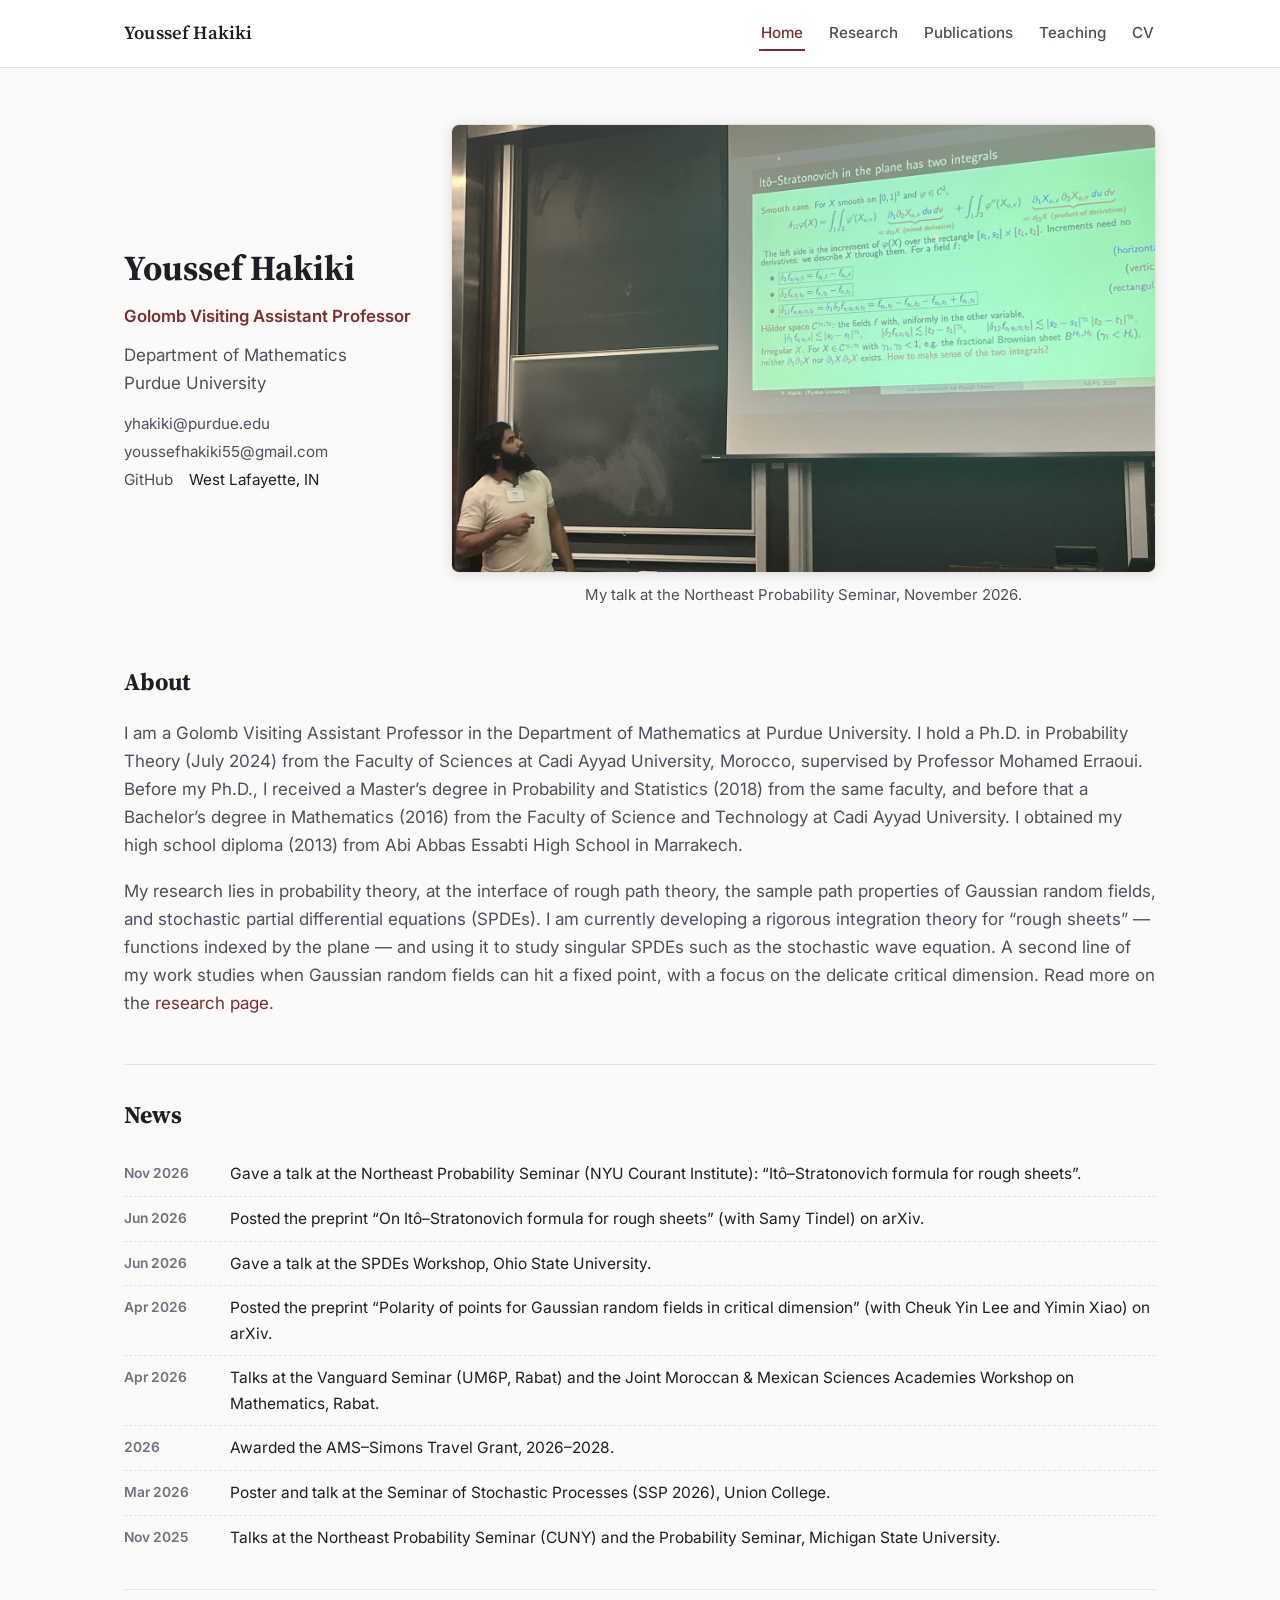
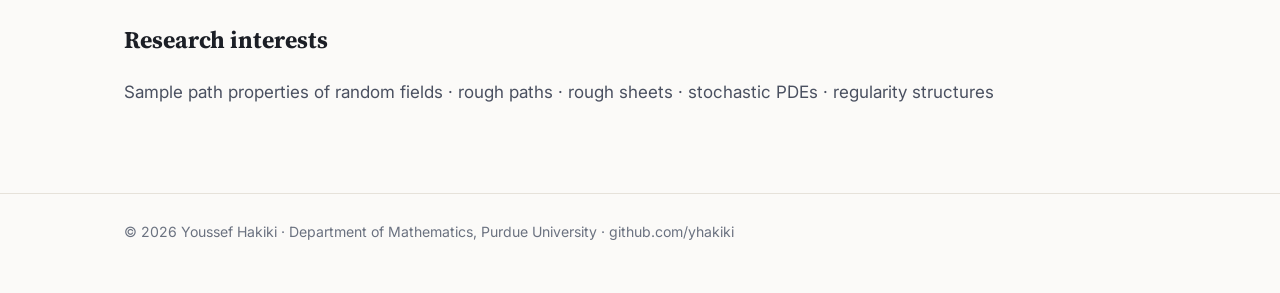
<file: index.html>
<!DOCTYPE html>
<html lang="en">
<head>
<meta charset="UTF-8">
<meta name="viewport" content="width=device-width, initial-scale=1.0">
<title>Youssef Hakiki</title>
<meta name="description" content="Youssef Hakiki — Golomb Visiting Assistant Professor, Department of Mathematics, Purdue University. Probability theory: rough paths, Gaussian random fields, stochastic PDEs.">
<link rel="icon" href="data:image/svg+xml,%3Csvg xmlns='http://www.w3.org/2000/svg' viewBox='0 0 100 100'%3E%3Ctext y='.9em' font-size='90'%3E%CE%A9%3C/text%3E%3C/svg%3E">
<link rel="preconnect" href="https://fonts.googleapis.com">
<link rel="preconnect" href="https://fonts.gstatic.com" crossorigin>
<link href="https://fonts.googleapis.com/css2?family=Inter:wght@400;500;600;700&family=Source+Serif+4:wght@500;600;700&display=swap" rel="stylesheet">
<link rel="stylesheet" href="assets/style.css">
</head>
<body> 

<header class="site">
  <div class="nav-inner wrap-hero">
    <div class="name">Youssef Hakiki</div>
    <nav class="links">
      <a href="index.html" class="active">Home</a>
      <a href="research.html">Research</a>
      <a href="publications.html">Publications</a>
      <a href="teaching.html">Teaching</a>
      <a href="cv.html">CV</a>
    </nav>
  </div>
</header>

<div class="wrap wrap-hero">
  <section class="hero">
    <div class="hero-grid">
      <div class="hero-text">
        <h1>Youssef Hakiki</h1>
        <div class="role">Golomb Visiting Assistant Professor</div>
        <div class="institution">Department of Mathematics<br>Purdue University</div>
        <div class="contact-row contact-stack">
          <a href="mailto:yhakiki@purdue.edu">yhakiki@purdue.edu</a>
          <a href="mailto:youssefhakiki55@gmail.com">youssefhakiki55@gmail.com</a>
          <div class="contact-line">
            <a href="https://github.com/yhakiki" target="_blank" rel="noopener">GitHub</a>
            <span>West Lafayette, IN</span>
          </div>
        </div>
      </div>
      <figure class="talk-photo">
        <img src="assets/talk_nepsem_2026.jpg" alt="Youssef Hakiki giving a talk at the Northeast Probability Seminar, with his slides on the It&ocirc;&ndash;Stratonovich formula for rough sheets projected next to him" width="1600" height="1017" fetchpriority="high">
        <figcaption>My talk at the Northeast Probability Seminar, November 2026.</figcaption>
      </figure>
    </div>
  </section>
</div>

<div class="wrap wrap-hero">

  <section class="block">
    <h2 class="section-title">About</h2>
    <p>
      I am a Golomb Visiting Assistant Professor in the Department of Mathematics at Purdue
      University. I hold a Ph.D. in Probability Theory (July 2024) from the Faculty of Sciences
      at Cadi Ayyad University, Morocco, supervised by Professor Mohamed Erraoui. Before my Ph.D.,
      I received a Master&rsquo;s degree in Probability and Statistics (2018) from the same faculty,
      and before that a Bachelor&rsquo;s degree in Mathematics (2016) from the Faculty of Science and
      Technology at Cadi Ayyad University. I obtained my high school diploma (2013) from Abi Abbas
      Essabti High School in Marrakech.
    </p>
    <p>
      My research lies in probability theory, at the interface of rough path theory, the sample
      path properties of Gaussian random fields, and stochastic partial differential equations
      (SPDEs). I am currently developing a rigorous integration theory for &ldquo;rough
      sheets&rdquo; &mdash; functions indexed by the plane &mdash; and using it to study singular
      SPDEs such as the stochastic wave equation. A second line of my work studies when Gaussian
      random fields can hit a fixed point, with a focus on the delicate critical dimension.
      Read more on the <a href="research.html">research page</a>.
    </p>
  </section>

  <section class="block">
    <h2 class="section-title">News</h2>
    <ul class="news">
      <li><span class="date">Nov 2026</span><span>Gave a talk at the Northeast Probability Seminar (NYU Courant Institute): &ldquo;It&ocirc;&ndash;Stratonovich formula for rough sheets&rdquo;.</span></li>
      <li><span class="date">Jun 2026</span><span>Posted the preprint &ldquo;On It&ocirc;&ndash;Stratonovich formula for rough sheets&rdquo; (with Samy Tindel) on arXiv.</span></li>
      <li><span class="date">Jun 2026</span><span>Gave a talk at the SPDEs Workshop, Ohio State University.</span></li>
      <li><span class="date">Apr 2026</span><span>Posted the preprint &ldquo;Polarity of points for Gaussian random fields in critical dimension&rdquo; (with Cheuk Yin Lee and Yimin Xiao) on arXiv.</span></li>
      <li><span class="date">Apr 2026</span><span>Talks at the Vanguard Seminar (UM6P, Rabat) and the Joint Moroccan &amp; Mexican Sciences Academies Workshop on Mathematics, Rabat.</span></li>
      <li><span class="date">2026</span><span>Awarded the AMS&ndash;Simons Travel Grant, 2026&ndash;2028.</span></li>
      <li><span class="date">Mar 2026</span><span>Poster and talk at the Seminar of Stochastic Processes (SSP 2026), Union College.</span></li>
      <li><span class="date">Nov 2025</span><span>Talks at the Northeast Probability Seminar (CUNY) and the Probability Seminar, Michigan State University.</span></li>
    </ul>
  </section>

  <section class="block">
    <h2 class="section-title">Research interests</h2>
    <p>
      Sample path properties of random fields &middot; rough paths &middot; rough sheets &middot;
      stochastic PDEs &middot; regularity structures
    </p>
  </section>

</div>

<footer class="site">
  <div class="wrap wrap-hero">
    &copy; 2026 Youssef Hakiki &middot; Department of Mathematics, Purdue University &middot;
    <a href="https://github.com/yhakiki" target="_blank" rel="noopener">github.com/yhakiki</a>
  </div>
</footer>

</body>
</html>
</file>
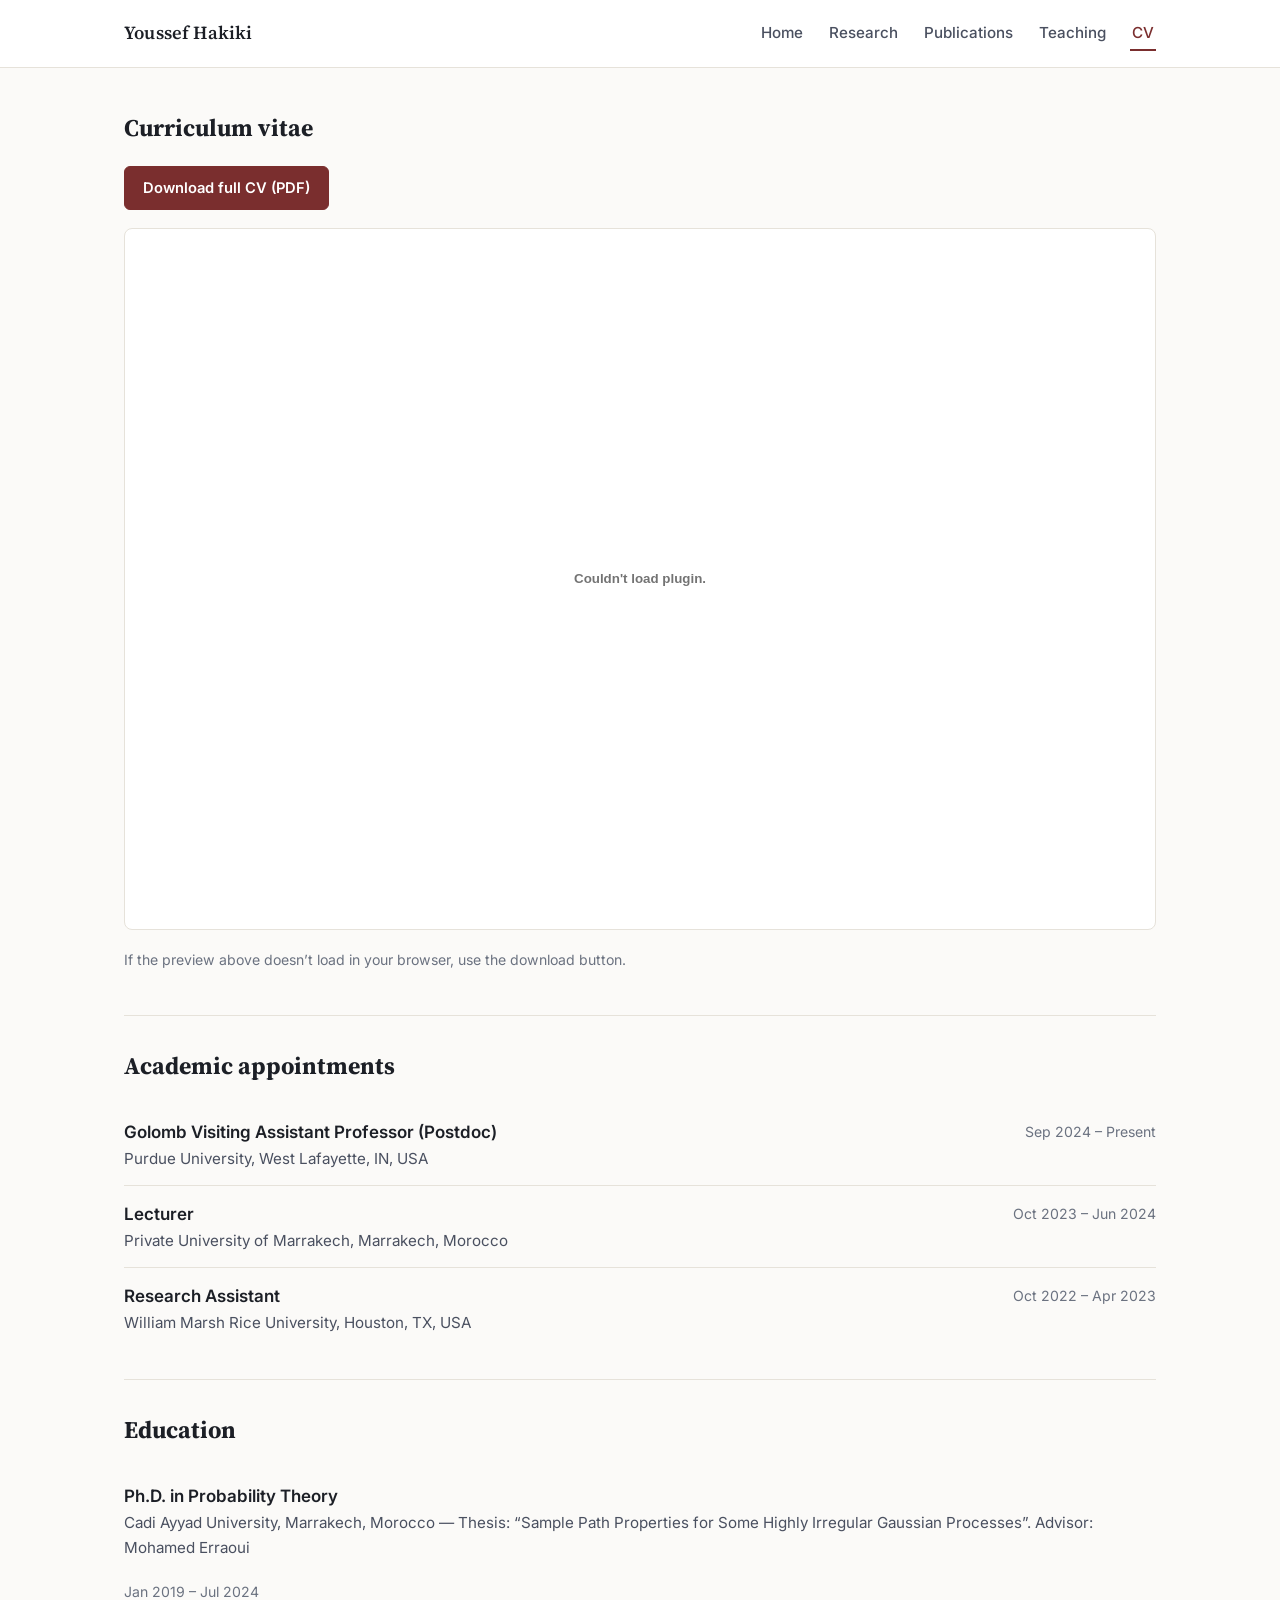
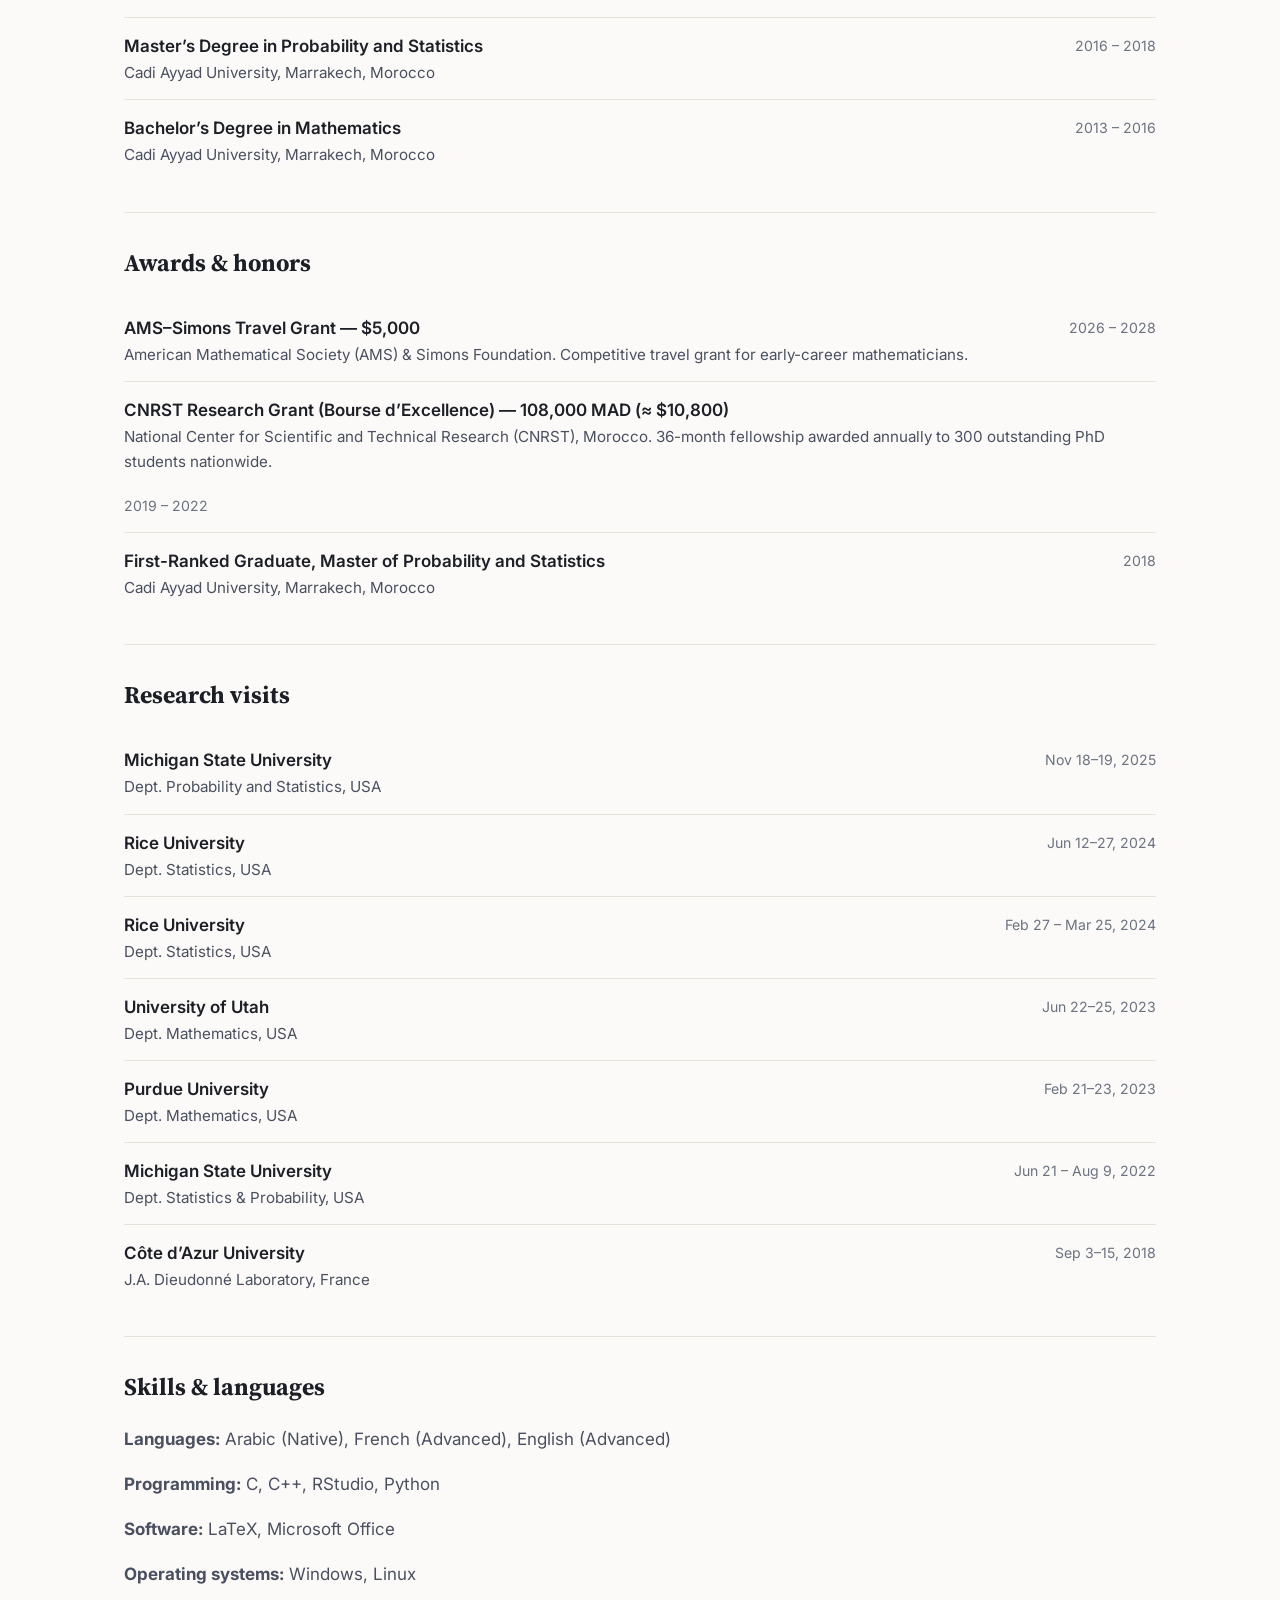
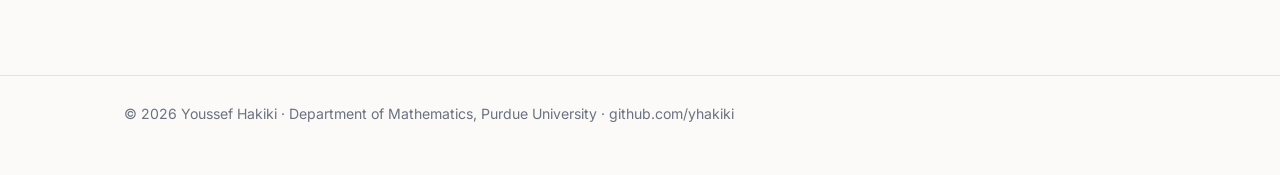
<file: cv.html>
<!DOCTYPE html>
<html lang="en">
<head>
<meta charset="UTF-8">
<meta name="viewport" content="width=device-width, initial-scale=1.0">
<title>CV — Youssef Hakiki</title>
<meta name="description" content="Curriculum vitae of Youssef Hakiki: education, awards, research visits, and skills.">
<link rel="icon" href="data:image/svg+xml,%3Csvg xmlns='http://www.w3.org/2000/svg' viewBox='0 0 100 100'%3E%3Ctext y='.9em' font-size='90'%3E%CE%A9%3C/text%3E%3C/svg%3E">
<link rel="preconnect" href="https://fonts.googleapis.com">
<link rel="preconnect" href="https://fonts.gstatic.com" crossorigin>
<link href="https://fonts.googleapis.com/css2?family=Inter:wght@400;500;600;700&family=Source+Serif+4:wght@500;600;700&display=swap" rel="stylesheet">
<link rel="stylesheet" href="assets/style.css">
</head>
<body>

<header class="site">
  <div class="nav-inner wrap-hero">
    <div class="name">Youssef Hakiki</div>
    <nav class="links">
      <a href="index.html">Home</a>
      <a href="research.html">Research</a>
      <a href="publications.html">Publications</a>
      <a href="teaching.html">Teaching</a>
      <a href="cv.html" class="active">CV</a>
    </nav>
  </div>
</header>

<div class="wrap wrap-hero">

  <section class="block" style="border-top:none; padding-top: 40px;">
    <h2 class="section-title">Curriculum vitae</h2>
    <div class="btn-row" style="margin-top:0;">
      <a class="btn primary" href="assets/CV_Youssef_Hakiki.pdf" target="_blank" rel="noopener">Download full CV (PDF)</a>
    </div>
    <embed class="cv-embed" src="assets/CV_Youssef_Hakiki.pdf" type="application/pdf">
    <p class="cv-note">If the preview above doesn&rsquo;t load in your browser, use the download button.</p>
  </section>

  <section class="block">
    <h2 class="section-title">Academic appointments</h2>
    <div class="entry">
      <div class="entry-main"><div class="title">Golomb Visiting Assistant Professor (Postdoc)</div><div class="place">Purdue University, West Lafayette, IN, USA</div></div>
      <div class="entry-when">Sep 2024 &ndash; Present</div>
    </div>
    <div class="entry">
      <div class="entry-main"><div class="title">Lecturer</div><div class="place">Private University of Marrakech, Marrakech, Morocco</div></div>
      <div class="entry-when">Oct 2023 &ndash; Jun 2024</div>
    </div>
    <div class="entry">
      <div class="entry-main"><div class="title">Research Assistant</div><div class="place">William Marsh Rice University, Houston, TX, USA</div></div>
      <div class="entry-when">Oct 2022 &ndash; Apr 2023</div>
    </div>
  </section>

  <section class="block">
    <h2 class="section-title">Education</h2>
    <div class="entry">
      <div class="entry-main">
        <div class="title">Ph.D. in Probability Theory</div>
        <div class="place">Cadi Ayyad University, Marrakech, Morocco &mdash; Thesis: &ldquo;Sample Path Properties for Some Highly Irregular Gaussian Processes&rdquo;. Advisor: Mohamed Erraoui</div>
      </div>
      <div class="entry-when">Jan 2019 &ndash; Jul 2024</div>
    </div>
    <div class="entry">
      <div class="entry-main"><div class="title">Master&rsquo;s Degree in Probability and Statistics</div><div class="place">Cadi Ayyad University, Marrakech, Morocco</div></div>
      <div class="entry-when">2016 &ndash; 2018</div>
    </div>
    <div class="entry">
      <div class="entry-main"><div class="title">Bachelor&rsquo;s Degree in Mathematics</div><div class="place">Cadi Ayyad University, Marrakech, Morocco</div></div>
      <div class="entry-when">2013 &ndash; 2016</div>
    </div>
  </section>

  <section class="block">
    <h2 class="section-title">Awards &amp; honors</h2>
    <div class="entry">
      <div class="entry-main"><div class="title">AMS&ndash;Simons Travel Grant &mdash; $5,000</div><div class="place">American Mathematical Society (AMS) &amp; Simons Foundation. Competitive travel grant for early-career mathematicians.</div></div>
      <div class="entry-when">2026 &ndash; 2028</div>
    </div>
    <div class="entry">
      <div class="entry-main"><div class="title">CNRST Research Grant (Bourse d&rsquo;Excellence) &mdash; 108,000 MAD (&asymp; $10,800)</div><div class="place">National Center for Scientific and Technical Research (CNRST), Morocco. 36-month fellowship awarded annually to 300 outstanding PhD students nationwide.</div></div>
      <div class="entry-when">2019 &ndash; 2022</div>
    </div>
    <div class="entry">
      <div class="entry-main"><div class="title">First-Ranked Graduate, Master of Probability and Statistics</div><div class="place">Cadi Ayyad University, Marrakech, Morocco</div></div>
      <div class="entry-when">2018</div>
    </div>
  </section>

  <section class="block">
    <h2 class="section-title">Research visits</h2>
    <div class="entry"><div class="entry-main"><div class="title">Michigan State University</div><div class="place">Dept. Probability and Statistics, USA</div></div><div class="entry-when">Nov 18&ndash;19, 2025</div></div>
    <div class="entry"><div class="entry-main"><div class="title">Rice University</div><div class="place">Dept. Statistics, USA</div></div><div class="entry-when">Jun 12&ndash;27, 2024</div></div>
    <div class="entry"><div class="entry-main"><div class="title">Rice University</div><div class="place">Dept. Statistics, USA</div></div><div class="entry-when">Feb 27 &ndash; Mar 25, 2024</div></div>
    <div class="entry"><div class="entry-main"><div class="title">University of Utah</div><div class="place">Dept. Mathematics, USA</div></div><div class="entry-when">Jun 22&ndash;25, 2023</div></div>
    <div class="entry"><div class="entry-main"><div class="title">Purdue University</div><div class="place">Dept. Mathematics, USA</div></div><div class="entry-when">Feb 21&ndash;23, 2023</div></div>
    <div class="entry"><div class="entry-main"><div class="title">Michigan State University</div><div class="place">Dept. Statistics &amp; Probability, USA</div></div><div class="entry-when">Jun 21 &ndash; Aug 9, 2022</div></div>
    <div class="entry"><div class="entry-main"><div class="title">C&ocirc;te d&rsquo;Azur University</div><div class="place">J.A. Dieudonn&eacute; Laboratory, France</div></div><div class="entry-when">Sep 3&ndash;15, 2018</div></div>
  </section>

  <section class="block">
    <h2 class="section-title">Skills &amp; languages</h2>
    <p><strong>Languages:</strong> Arabic (Native), French (Advanced), English (Advanced)</p>
    <p><strong>Programming:</strong> C, C++, RStudio, Python</p>
    <p><strong>Software:</strong> LaTeX, Microsoft Office</p>
    <p><strong>Operating systems:</strong> Windows, Linux</p>
  </section>

</div>

<footer class="site">
  <div class="wrap wrap-hero">
    &copy; 2026 Youssef Hakiki &middot; Department of Mathematics, Purdue University &middot;
    <a href="https://github.com/yhakiki" target="_blank" rel="noopener">github.com/yhakiki</a>
  </div>
</footer>

</body>
</html>
</file>
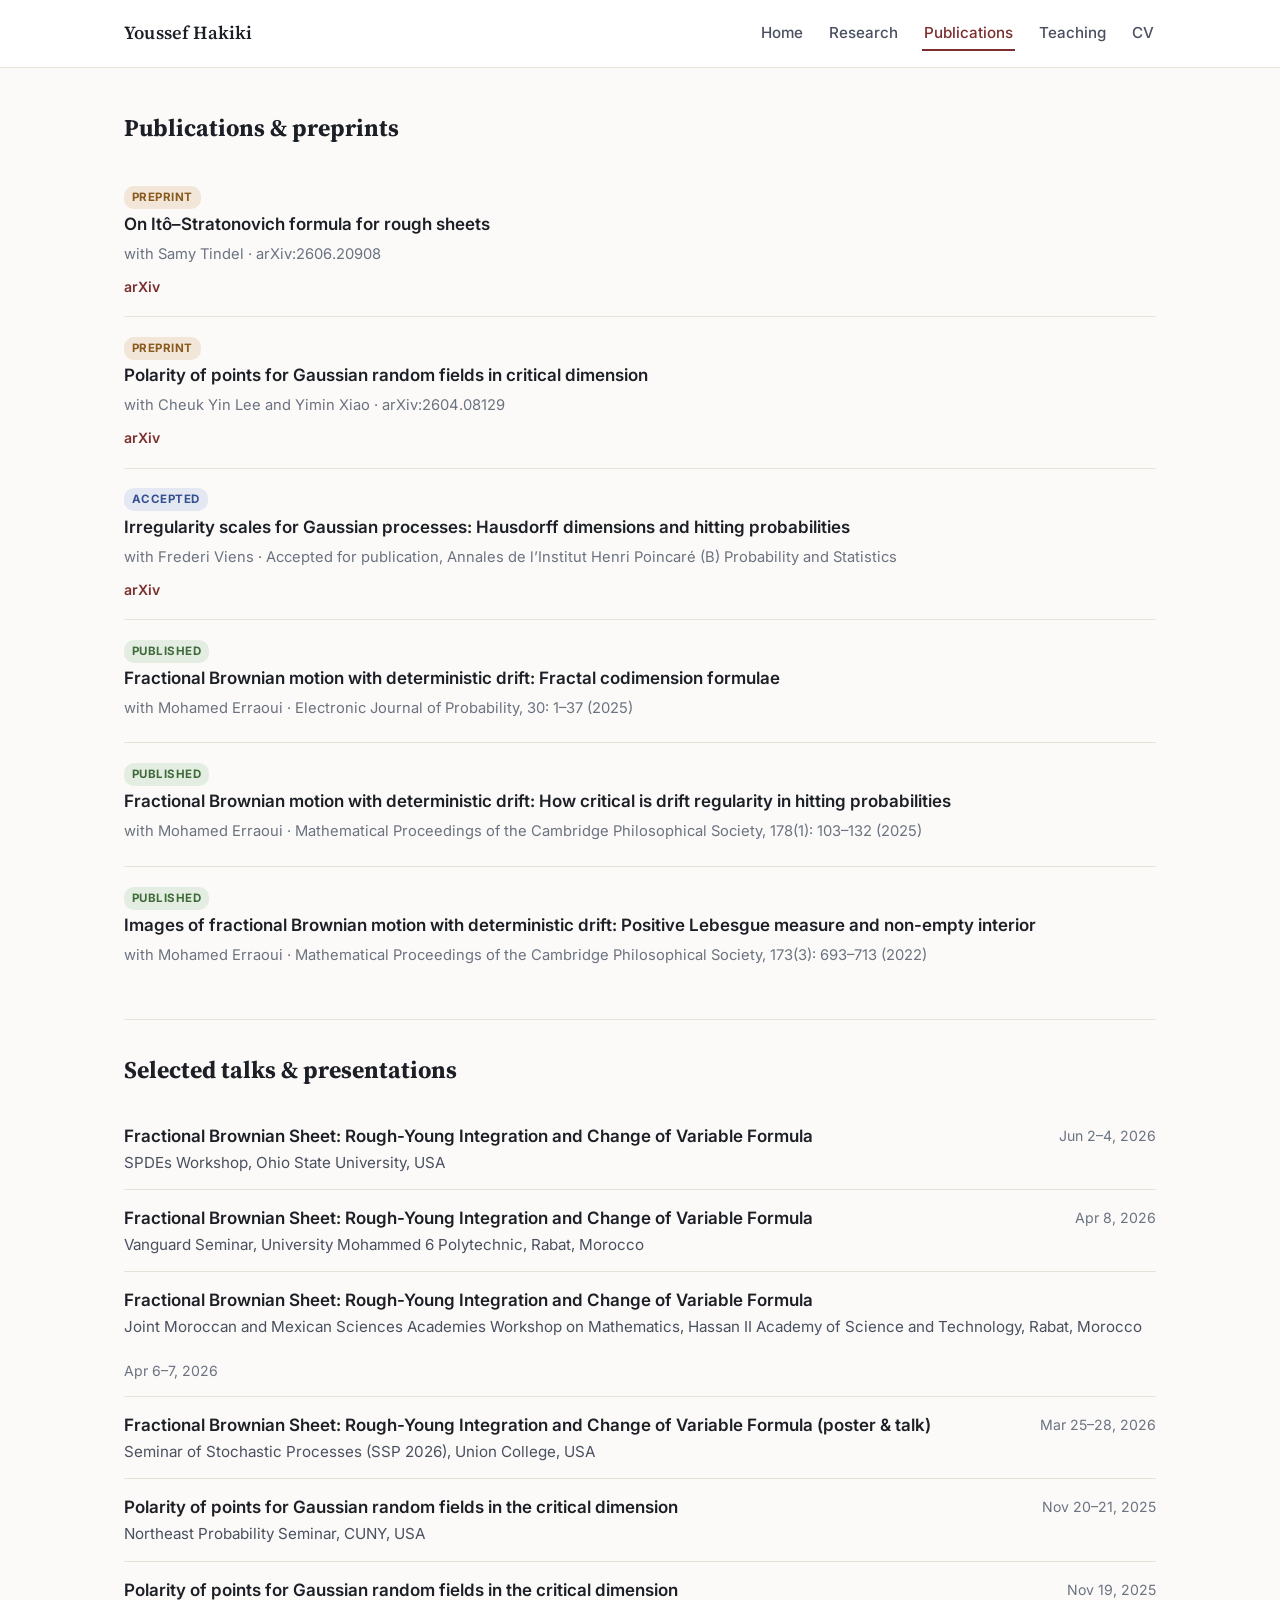
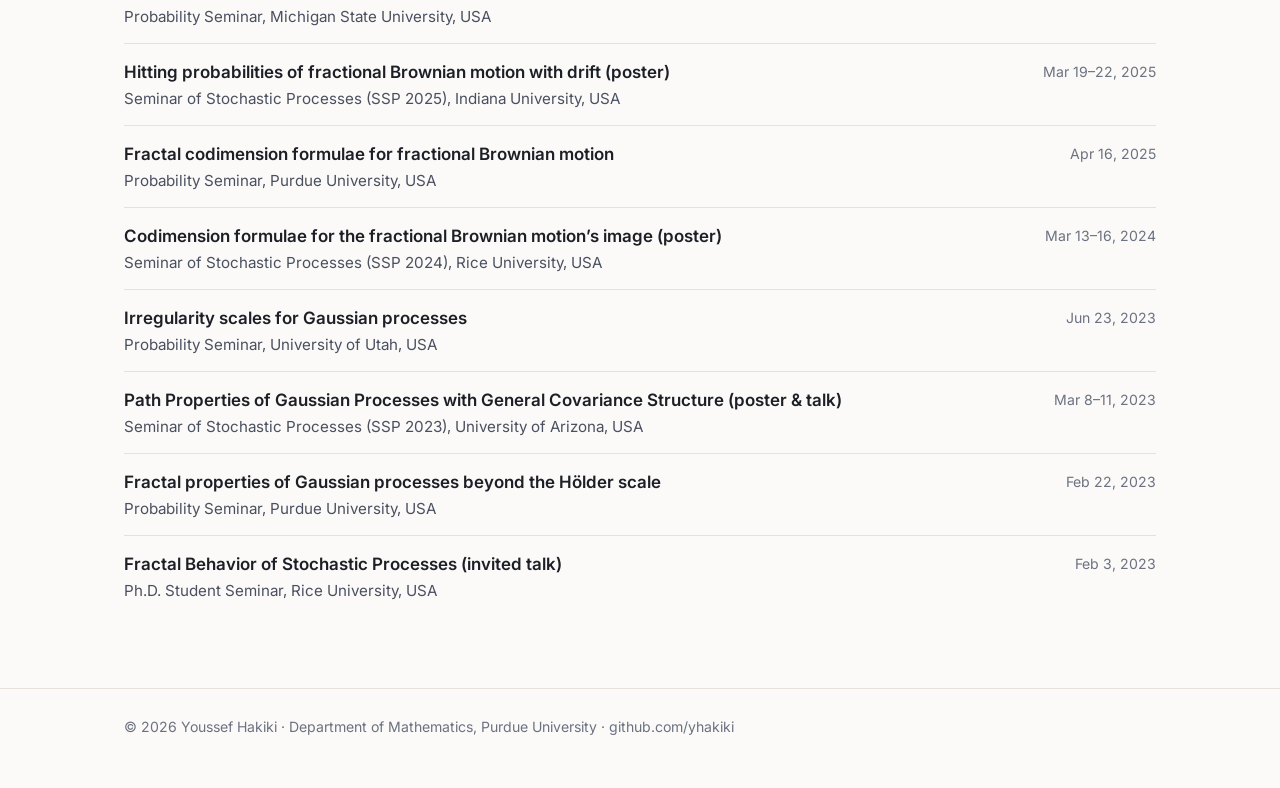
<file: publications.html>
<!DOCTYPE html>
<html lang="en">
<head>
<meta charset="UTF-8">
<meta name="viewport" content="width=device-width, initial-scale=1.0">
<title>Publications — Youssef Hakiki</title>
<meta name="description" content="Publications, preprints, and selected talks by Youssef Hakiki.">
<link rel="icon" href="data:image/svg+xml,%3Csvg xmlns='http://www.w3.org/2000/svg' viewBox='0 0 100 100'%3E%3Ctext y='.9em' font-size='90'%3E%CE%A9%3C/text%3E%3C/svg%3E">
<link rel="preconnect" href="https://fonts.googleapis.com">
<link rel="preconnect" href="https://fonts.gstatic.com" crossorigin>
<link href="https://fonts.googleapis.com/css2?family=Inter:wght@400;500;600;700&family=Source+Serif+4:wght@500;600;700&display=swap" rel="stylesheet">
<link rel="stylesheet" href="assets/style.css">
</head>
<body>

<header class="site">
  <div class="nav-inner wrap-hero">
    <div class="name">Youssef Hakiki</div>
    <nav class="links">
      <a href="index.html">Home</a>
      <a href="research.html">Research</a>
      <a href="publications.html" class="active">Publications</a>
      <a href="teaching.html">Teaching</a>
      <a href="cv.html">CV</a>
    </nav>
  </div>
</header>

<div class="wrap wrap-hero">

  <section class="block" style="border-top:none; padding-top: 40px;">
    <h2 class="section-title">Publications &amp; preprints</h2>

    <div class="pub">
      <span class="tag preprint">Preprint</span>
      <div class="pub-title">On It&ocirc;&ndash;Stratonovich formula for rough sheets</div>
      <div class="pub-meta">with Samy Tindel &middot; arXiv:2606.20908</div>
      <div class="pub-links"><a href="https://arxiv.org/abs/2606.20908" target="_blank" rel="noopener">arXiv</a></div>
    </div>

    <div class="pub">
      <span class="tag preprint">Preprint</span>
      <div class="pub-title">Polarity of points for Gaussian random fields in critical dimension</div>
      <div class="pub-meta">with Cheuk Yin Lee and Yimin Xiao &middot; arXiv:2604.08129</div>
      <div class="pub-links"><a href="https://arxiv.org/abs/2604.08129" target="_blank" rel="noopener">arXiv</a></div>
    </div>

    <div class="pub">
      <span class="tag accepted">Accepted</span>
      <div class="pub-title">Irregularity scales for Gaussian processes: Hausdorff dimensions and hitting probabilities</div>
      <div class="pub-meta">with Frederi Viens &middot; Accepted for publication, Annales de l&rsquo;Institut Henri Poincar&eacute; (B) Probability and Statistics</div>
      <div class="pub-links"><a href="https://arxiv.org/abs/2307.16886" target="_blank" rel="noopener">arXiv</a></div>
    </div>

    <div class="pub">
      <span class="tag published">Published</span>
      <div class="pub-title">Fractional Brownian motion with deterministic drift: Fractal codimension formulae</div>
      <div class="pub-meta">with Mohamed Erraoui &middot; Electronic Journal of Probability, 30: 1&ndash;37 (2025)</div>
    </div>

    <div class="pub">
      <span class="tag published">Published</span>
      <div class="pub-title">Fractional Brownian motion with deterministic drift: How critical is drift regularity in hitting probabilities</div>
      <div class="pub-meta">with Mohamed Erraoui &middot; Mathematical Proceedings of the Cambridge Philosophical Society, 178(1): 103&ndash;132 (2025)</div>
    </div>

    <div class="pub">
      <span class="tag published">Published</span>
      <div class="pub-title">Images of fractional Brownian motion with deterministic drift: Positive Lebesgue measure and non-empty interior</div>
      <div class="pub-meta">with Mohamed Erraoui &middot; Mathematical Proceedings of the Cambridge Philosophical Society, 173(3): 693&ndash;713 (2022)</div>
    </div>

  </section>

  <section class="block">
    <h2 class="section-title">Selected talks &amp; presentations</h2>
    <div class="entry">
      <div class="entry-main"><div class="title">Fractional Brownian Sheet: Rough-Young Integration and Change of Variable Formula</div><div class="place">SPDEs Workshop, Ohio State University, USA</div></div>
      <div class="entry-when">Jun 2&ndash;4, 2026</div>
    </div>
    <div class="entry">
      <div class="entry-main"><div class="title">Fractional Brownian Sheet: Rough-Young Integration and Change of Variable Formula</div><div class="place">Vanguard Seminar, University Mohammed 6 Polytechnic, Rabat, Morocco</div></div>
      <div class="entry-when">Apr 8, 2026</div>
    </div>
    <div class="entry">
      <div class="entry-main"><div class="title">Fractional Brownian Sheet: Rough-Young Integration and Change of Variable Formula</div><div class="place">Joint Moroccan and Mexican Sciences Academies Workshop on Mathematics, Hassan II Academy of Science and Technology, Rabat, Morocco</div></div>
      <div class="entry-when">Apr 6&ndash;7, 2026</div>
    </div>
    <div class="entry">
      <div class="entry-main"><div class="title">Fractional Brownian Sheet: Rough-Young Integration and Change of Variable Formula (poster &amp; talk)</div><div class="place">Seminar of Stochastic Processes (SSP 2026), Union College, USA</div></div>
      <div class="entry-when">Mar 25&ndash;28, 2026</div>
    </div>
    <div class="entry">
      <div class="entry-main"><div class="title">Polarity of points for Gaussian random fields in the critical dimension</div><div class="place">Northeast Probability Seminar, CUNY, USA</div></div>
      <div class="entry-when">Nov 20&ndash;21, 2025</div>
    </div>
    <div class="entry">
      <div class="entry-main"><div class="title">Polarity of points for Gaussian random fields in the critical dimension</div><div class="place">Probability Seminar, Michigan State University, USA</div></div>
      <div class="entry-when">Nov 19, 2025</div>
    </div>
    <div class="entry">
      <div class="entry-main"><div class="title">Hitting probabilities of fractional Brownian motion with drift (poster)</div><div class="place">Seminar of Stochastic Processes (SSP 2025), Indiana University, USA</div></div>
      <div class="entry-when">Mar 19&ndash;22, 2025</div>
    </div>
    <div class="entry">
      <div class="entry-main"><div class="title">Fractal codimension formulae for fractional Brownian motion</div><div class="place">Probability Seminar, Purdue University, USA</div></div>
      <div class="entry-when">Apr 16, 2025</div>
    </div>
    <div class="entry">
      <div class="entry-main"><div class="title">Codimension formulae for the fractional Brownian motion&rsquo;s image (poster)</div><div class="place">Seminar of Stochastic Processes (SSP 2024), Rice University, USA</div></div>
      <div class="entry-when">Mar 13&ndash;16, 2024</div>
    </div>
    <div class="entry">
      <div class="entry-main"><div class="title">Irregularity scales for Gaussian processes</div><div class="place">Probability Seminar, University of Utah, USA</div></div>
      <div class="entry-when">Jun 23, 2023</div>
    </div>
    <div class="entry">
      <div class="entry-main"><div class="title">Path Properties of Gaussian Processes with General Covariance Structure (poster &amp; talk)</div><div class="place">Seminar of Stochastic Processes (SSP 2023), University of Arizona, USA</div></div>
      <div class="entry-when">Mar 8&ndash;11, 2023</div>
    </div>
    <div class="entry">
      <div class="entry-main"><div class="title">Fractal properties of Gaussian processes beyond the H&ouml;lder scale</div><div class="place">Probability Seminar, Purdue University, USA</div></div>
      <div class="entry-when">Feb 22, 2023</div>
    </div>
    <div class="entry">
      <div class="entry-main"><div class="title">Fractal Behavior of Stochastic Processes (invited talk)</div><div class="place">Ph.D. Student Seminar, Rice University, USA</div></div>
      <div class="entry-when">Feb 3, 2023</div>
    </div>
  </section>

</div>

<footer class="site">
  <div class="wrap wrap-hero">
    &copy; 2026 Youssef Hakiki &middot; Department of Mathematics, Purdue University &middot;
    <a href="https://github.com/yhakiki" target="_blank" rel="noopener">github.com/yhakiki</a>
  </div>
</footer>

</body>
</html>
</file>
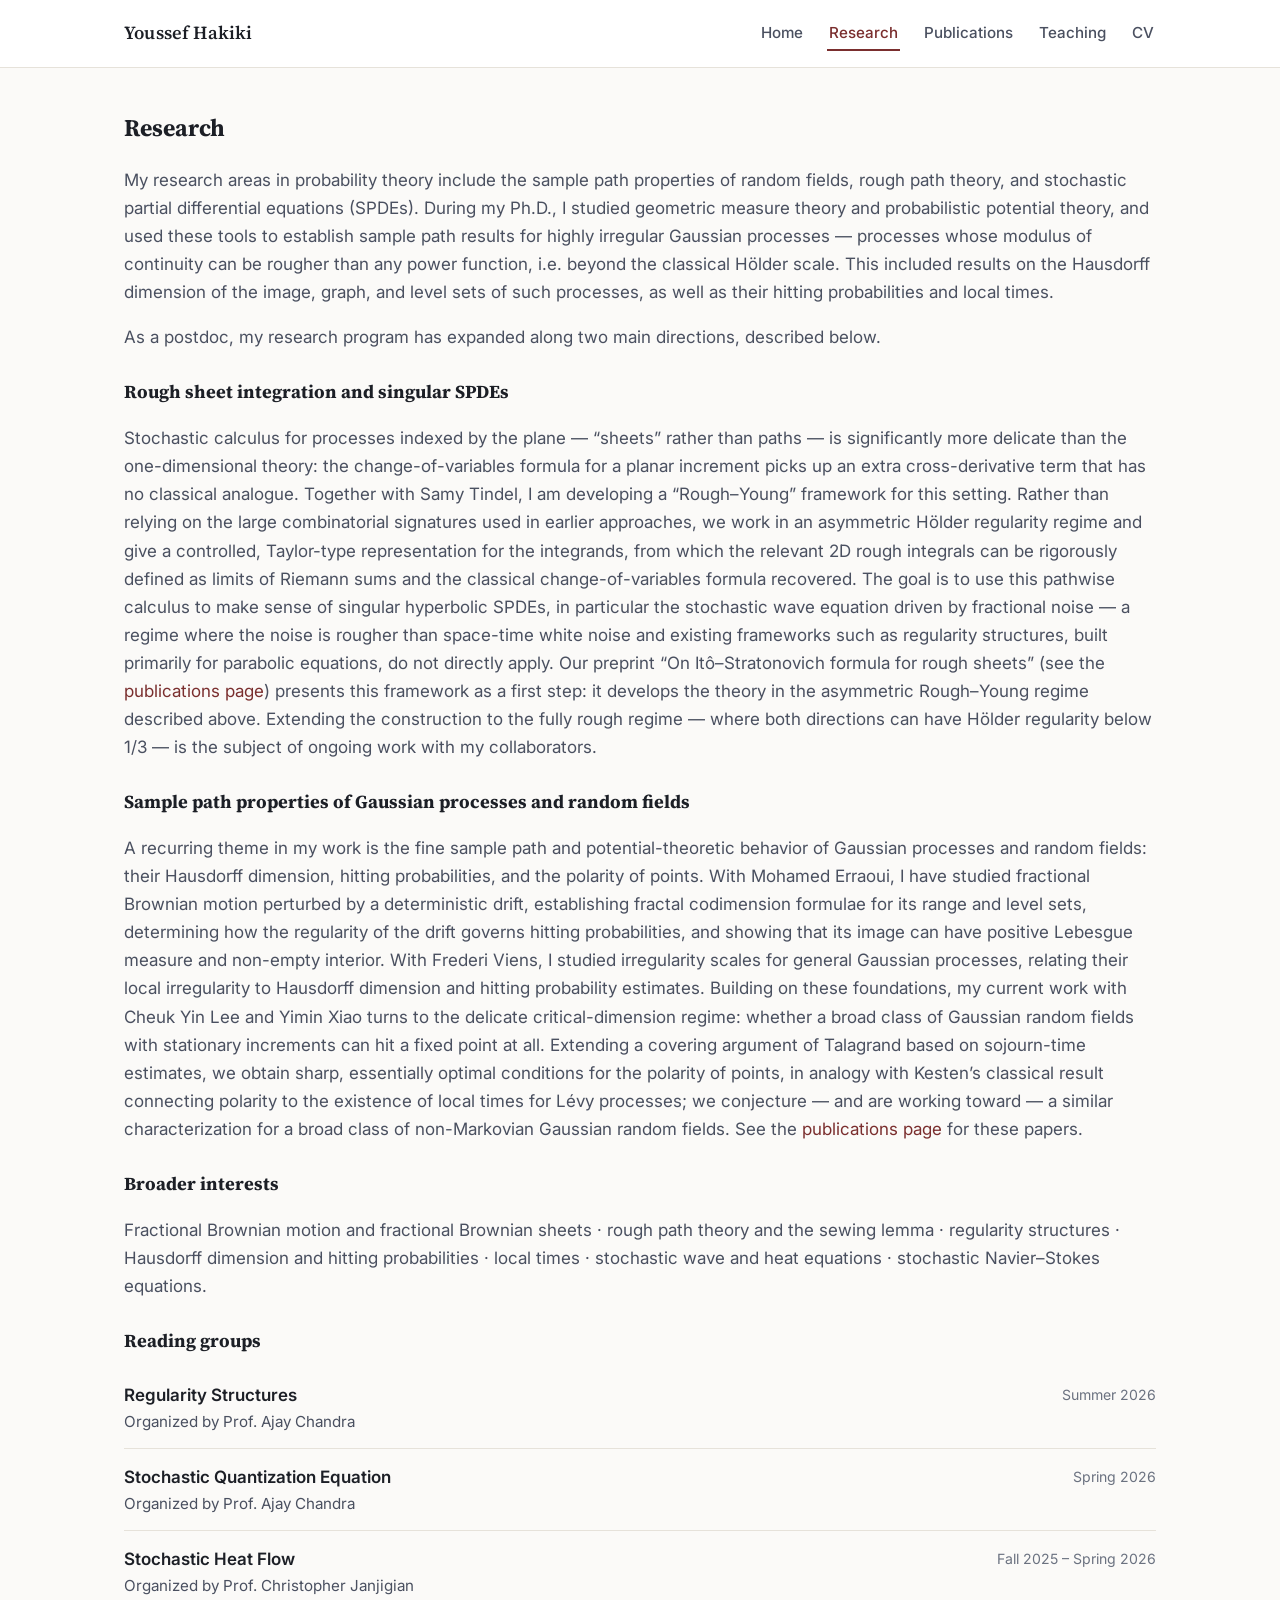
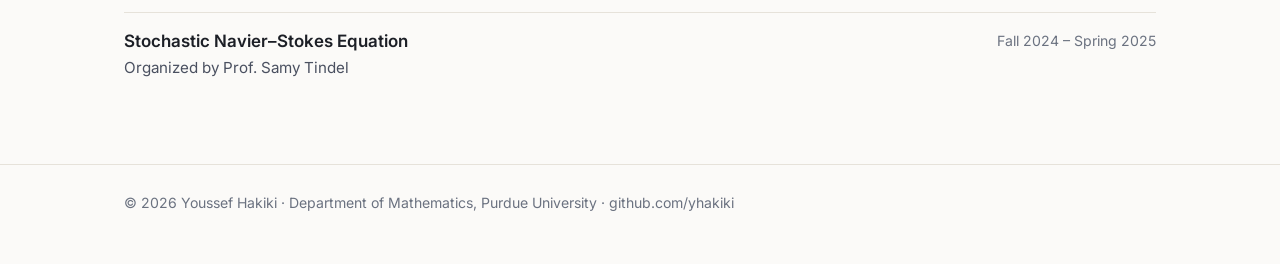
<file: research.html>
<!DOCTYPE html>
<html lang="en">
<head>
<meta charset="UTF-8">
<meta name="viewport" content="width=device-width, initial-scale=1.0">
<title>Research — Youssef Hakiki</title>
<meta name="description" content="Research overview for Youssef Hakiki: rough path theory, Gaussian random fields, stochastic PDEs.">
<link rel="icon" href="data:image/svg+xml,%3Csvg xmlns='http://www.w3.org/2000/svg' viewBox='0 0 100 100'%3E%3Ctext y='.9em' font-size='90'%3E%CE%A9%3C/text%3E%3C/svg%3E">
<link rel="preconnect" href="https://fonts.googleapis.com">
<link rel="preconnect" href="https://fonts.gstatic.com" crossorigin>
<link href="https://fonts.googleapis.com/css2?family=Inter:wght@400;500;600;700&family=Source+Serif+4:wght@500;600;700&display=swap" rel="stylesheet">
<link rel="stylesheet" href="assets/style.css">
</head>
<body>

<header class="site">
  <div class="nav-inner wrap-hero">
    <div class="name">Youssef Hakiki</div>
    <nav class="links">
      <a href="index.html">Home</a>
      <a href="research.html" class="active">Research</a>
      <a href="publications.html">Publications</a>
      <a href="teaching.html">Teaching</a>
      <a href="cv.html">CV</a>
    </nav>
  </div>
</header>

<div class="wrap wrap-hero">

  <section class="block" style="border-top:none; padding-top: 40px;">
    <h2 class="section-title">Research</h2>
    <p>
      My research areas in probability theory include the sample path properties of random
      fields, rough path theory, and stochastic partial differential equations (SPDEs). During
      my Ph.D., I studied geometric measure theory and probabilistic potential theory, and used
      these tools to establish sample path results for highly irregular Gaussian processes &mdash;
      processes whose modulus of continuity can be rougher than any power function, i.e. beyond
      the classical H&ouml;lder scale. This included results on the Hausdorff dimension of the
      image, graph, and level sets of such processes, as well as their hitting probabilities and
      local times.
    </p>
    <p>
      As a postdoc, my research program has expanded along two main directions, described below.
    </p>

    <h3 class="sub-title">Rough sheet integration and singular SPDEs</h3>
    <p>
      Stochastic calculus for processes indexed by the plane &mdash; &ldquo;sheets&rdquo; rather
      than paths &mdash; is significantly more delicate than the one-dimensional theory: the
      change-of-variables formula for a planar increment picks up an extra cross-derivative term
      that has no classical analogue. Together with Samy Tindel, I am developing a
      &ldquo;Rough&ndash;Young&rdquo; framework for this setting. Rather than relying on the
      large combinatorial signatures used in earlier approaches, we work in an asymmetric
      H&ouml;lder regularity regime and give a controlled, Taylor-type representation for the
      integrands, from which the relevant 2D rough integrals can be rigorously defined as limits
      of Riemann sums and the classical change-of-variables formula recovered. The goal is to use
      this pathwise calculus to make sense of singular hyperbolic SPDEs, in particular the
      stochastic wave equation driven by fractional noise &mdash; a regime where the noise is
      rougher than space-time white noise and existing frameworks such as regularity structures,
      built primarily for parabolic equations, do not directly apply. Our preprint
      &ldquo;On It&ocirc;&ndash;Stratonovich formula for rough sheets&rdquo; (see the
      <a href="publications.html">publications page</a>) presents this framework as a first step:
      it develops the theory in the asymmetric Rough&ndash;Young regime described above. Extending
      the construction to the fully rough regime &mdash; where both directions can have
      H&ouml;lder regularity below 1/3 &mdash; is the subject of ongoing work with my
      collaborators.
    </p>

    <h3 class="sub-title">Sample path properties of Gaussian processes and random fields</h3>
    <p>
      A recurring theme in my work is the fine sample path and potential-theoretic behavior of
      Gaussian processes and random fields: their Hausdorff dimension, hitting probabilities, and
      the polarity of points. With Mohamed Erraoui, I have studied fractional Brownian motion
      perturbed by a deterministic drift, establishing fractal codimension formulae for its range
      and level sets, determining how the regularity of the drift governs hitting probabilities,
      and showing that its image can have positive Lebesgue measure and non-empty interior. With
      Frederi Viens, I studied irregularity scales for general Gaussian processes, relating their
      local irregularity to Hausdorff dimension and hitting probability estimates. Building on
      these foundations, my current work with Cheuk Yin Lee and Yimin Xiao turns to the delicate
      critical-dimension regime: whether a broad class of Gaussian random fields with stationary
      increments can hit a fixed point at all. Extending a covering argument of Talagrand based on
      sojourn-time estimates, we obtain sharp, essentially optimal conditions for the polarity of
      points, in analogy with Kesten&rsquo;s classical result connecting polarity to the existence
      of local times for L&eacute;vy processes; we conjecture &mdash; and are working toward
      &mdash; a similar characterization for a broad class of non-Markovian Gaussian random
      fields. See the <a href="publications.html">publications page</a> for these papers.
    </p>

    <h3 class="sub-title">Broader interests</h3>
    <p>
      Fractional Brownian motion and fractional Brownian sheets &middot; rough path theory and the
      sewing lemma &middot; regularity structures &middot; Hausdorff dimension and hitting
      probabilities &middot; local times &middot; stochastic wave and heat equations &middot;
      stochastic Navier&ndash;Stokes equations.
    </p>

    <h3 class="sub-title">Reading groups</h3>
    <div class="entry">
      <div class="entry-main"><div class="title">Regularity Structures</div><div class="place">Organized by Prof. Ajay Chandra</div></div>
      <div class="entry-when">Summer 2026</div>
    </div>
    <div class="entry">
      <div class="entry-main"><div class="title">Stochastic Quantization Equation</div><div class="place">Organized by Prof. Ajay Chandra</div></div>
      <div class="entry-when">Spring 2026</div>
    </div>
    <div class="entry">
      <div class="entry-main"><div class="title">Stochastic Heat Flow</div><div class="place">Organized by Prof. Christopher Janjigian</div></div>
      <div class="entry-when">Fall 2025 &ndash; Spring 2026</div>
    </div>
    <div class="entry">
      <div class="entry-main"><div class="title">Stochastic Navier&ndash;Stokes Equation</div><div class="place">Organized by Prof. Samy Tindel</div></div>
      <div class="entry-when">Fall 2024 &ndash; Spring 2025</div>
    </div>
  </section>

</div>

<footer class="site">
  <div class="wrap wrap-hero">
    &copy; 2026 Youssef Hakiki &middot; Department of Mathematics, Purdue University &middot;
    <a href="https://github.com/yhakiki" target="_blank" rel="noopener">github.com/yhakiki</a>
  </div>
</footer>

</body>
</html>
</file>
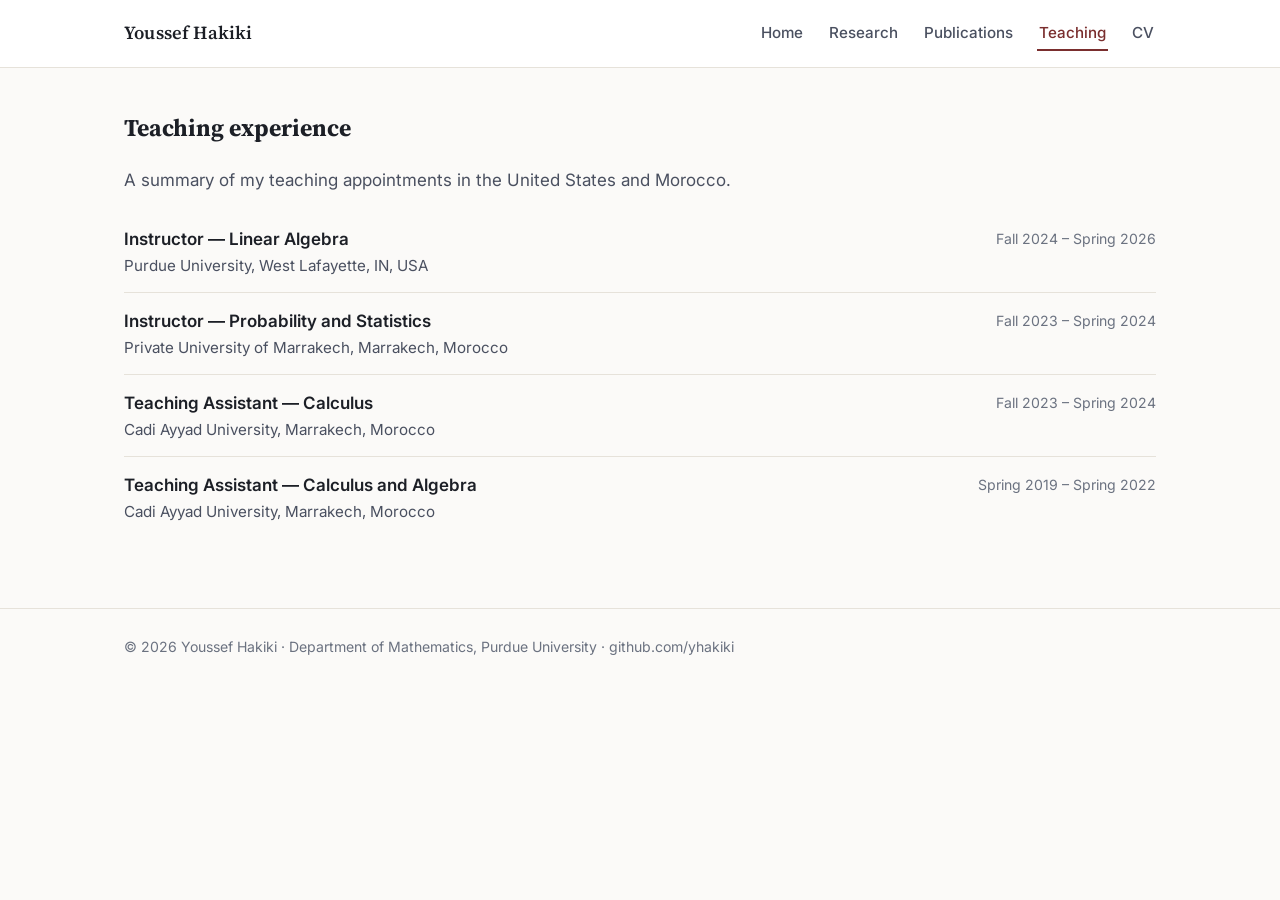
<file: teaching.html>
<!DOCTYPE html>
<html lang="en">
<head>
<meta charset="UTF-8">
<meta name="viewport" content="width=device-width, initial-scale=1.0">
<title>Teaching — Youssef Hakiki</title>
<meta name="description" content="Teaching experience of Youssef Hakiki at Purdue University, Private University of Marrakech, and Cadi Ayyad University.">
<link rel="icon" href="data:image/svg+xml,%3Csvg xmlns='http://www.w3.org/2000/svg' viewBox='0 0 100 100'%3E%3Ctext y='.9em' font-size='90'%3E%CE%A9%3C/text%3E%3C/svg%3E">
<link rel="preconnect" href="https://fonts.googleapis.com">
<link rel="preconnect" href="https://fonts.gstatic.com" crossorigin>
<link href="https://fonts.googleapis.com/css2?family=Inter:wght@400;500;600;700&family=Source+Serif+4:wght@500;600;700&display=swap" rel="stylesheet">
<link rel="stylesheet" href="assets/style.css">
</head>
<body>

<header class="site">
  <div class="nav-inner wrap-hero">
    <div class="name">Youssef Hakiki</div>
    <nav class="links">
      <a href="index.html">Home</a>
      <a href="research.html">Research</a>
      <a href="publications.html">Publications</a>
      <a href="teaching.html" class="active">Teaching</a>
      <a href="cv.html">CV</a>
    </nav>
  </div>
</header>

<div class="wrap wrap-hero">

  <section class="block" style="border-top:none; padding-top: 40px;">
    <h2 class="section-title">Teaching experience</h2>
    <p>A summary of my teaching appointments in the United States and Morocco.</p>

    <div class="entry">
      <div class="entry-main">
        <div class="title">Instructor &mdash; Linear Algebra</div>
        <div class="place">Purdue University, West Lafayette, IN, USA</div>
      </div>
      <div class="entry-when">Fall 2024 &ndash; Spring 2026</div>
    </div>

    <div class="entry">
      <div class="entry-main">
        <div class="title">Instructor &mdash; Probability and Statistics</div>
        <div class="place">Private University of Marrakech, Marrakech, Morocco</div>
      </div>
      <div class="entry-when">Fall 2023 &ndash; Spring 2024</div>
    </div>

    <div class="entry">
      <div class="entry-main">
        <div class="title">Teaching Assistant &mdash; Calculus</div>
        <div class="place">Cadi Ayyad University, Marrakech, Morocco</div>
      </div>
      <div class="entry-when">Fall 2023 &ndash; Spring 2024</div>
    </div>

    <div class="entry">
      <div class="entry-main">
        <div class="title">Teaching Assistant &mdash; Calculus and Algebra</div>
        <div class="place">Cadi Ayyad University, Marrakech, Morocco</div>
      </div>
      <div class="entry-when">Spring 2019 &ndash; Spring 2022</div>
    </div>
  </section>

</div>

<footer class="site">
  <div class="wrap wrap-hero">
    &copy; 2026 Youssef Hakiki &middot; Department of Mathematics, Purdue University &middot;
    <a href="https://github.com/yhakiki" target="_blank" rel="noopener">github.com/yhakiki</a>
  </div>
</footer>

</body>
</html>
</file>
<file: assets/style.css>
:root {
  --ink: #1c1f26;
  --ink-soft: #4a5060;
  --muted: #6b7280;
  --accent: #7a2e2e;
  --accent-soft: #a34848;
  --bg: #fbfaf8;
  --bg-panel: #ffffff;
  --border: #e6e2da;
  --serif: "Source Serif 4", Georgia, "Times New Roman", serif;
  --sans: "Inter", -apple-system, BlinkMacSystemFont, "Segoe UI", Roboto, Helvetica, Arial, sans-serif;
  --max-w: 860px;
}

* { box-sizing: border-box; }

html { scroll-behavior: smooth; }

body {
  margin: 0;
  background: var(--bg);
  color: var(--ink);
  font-family: var(--sans);
  font-size: 17px;
  line-height: 1.65;
  -webkit-font-smoothing: antialiased;
}

a { color: var(--accent); text-decoration: none; }
a:hover { text-decoration: underline; }

.wrap {
  max-width: var(--max-w);
  margin: 0 auto;
  padding: 0 24px;
}

/* ---- Header / nav ---- */
header.site {
  border-bottom: 1px solid var(--border);
  background: var(--bg-panel);
  position: sticky;
  top: 0;
  z-index: 10;
}

.nav-inner {
  max-width: var(--max-w);
  margin: 0 auto;
  padding: 16px 24px;
  display: flex;
  align-items: center;
  justify-content: space-between;
  flex-wrap: wrap;
  gap: 10px;
}

.nav-inner .name {
  font-family: var(--serif);
  font-weight: 600;
  font-size: 1.15rem;
  color: var(--ink);
  letter-spacing: 0.01em;
}

nav.links {
  display: flex;
  gap: 22px;
  flex-wrap: wrap;
}

nav.links a {
  color: var(--ink-soft);
  font-size: 0.95rem;
  font-weight: 500;
  padding: 4px 2px;
  border-bottom: 2px solid transparent;
}

nav.links a:hover,
nav.links a.active {
  color: var(--accent);
  text-decoration: none;
  border-bottom: 2px solid var(--accent);
}

/* ---- Hero ---- */
.hero {
  padding: 56px 0 40px;
}

.hero-grid {
  display: flex;
  gap: 36px;
  align-items: center;
  flex-wrap: wrap;
}

.hero-photo {
  width: 168px;
  height: 168px;
  border-radius: 50%;
  object-fit: cover;
  border: 3px solid var(--bg-panel);
  box-shadow: 0 2px 14px rgba(28, 31, 38, 0.12);
  flex-shrink: 0;
  background: #eee3d8;
}

.hero-text h1 {
  font-family: var(--serif);
  font-size: 2.2rem;
  margin: 0 0 6px;
  color: var(--ink);
}

.hero-text .role {
  color: var(--accent);
  font-weight: 600;
  font-size: 1.05rem;
  margin-bottom: 10px;
}

.hero-text .institution {
  color: var(--ink-soft);
  margin-bottom: 14px;
}

.contact-row {
  display: flex;
  gap: 16px;
  flex-wrap: wrap;
  font-size: 0.95rem;
}

.contact-row a { color: var(--ink-soft); border-bottom: 1px solid transparent; }
.contact-row a:hover { color: var(--accent); text-decoration: none; border-bottom: 1px solid var(--accent); }

/* ---- Sections ---- */
section.block {
  padding: 30px 0;
  border-top: 1px solid var(--border);
}

section.block:first-of-type { border-top: none; }

h2.section-title {
  font-family: var(--serif);
  font-size: 1.5rem;
  color: var(--ink);
  margin: 0 0 18px;
}

h3.sub-title {
  font-family: var(--serif);
  font-size: 1.15rem;
  color: var(--ink);
  margin: 26px 0 10px;
}

p { color: var(--ink-soft); }

/* ---- News list ---- */
ul.news {
  list-style: none;
  padding: 0;
  margin: 0;
}

ul.news li {
  display: flex;
  gap: 14px;
  padding: 9px 0;
  border-bottom: 1px dashed var(--border);
  font-size: 0.97rem;
}

ul.news li:last-child { border-bottom: none; }

ul.news .date {
  flex-shrink: 0;
  width: 92px;
  color: var(--muted);
  font-size: 0.86rem;
  font-weight: 600;
  padding-top: 1px;
}

/* ---- Buttons ---- */
.btn-row { display: flex; gap: 12px; margin-top: 20px; flex-wrap: wrap; }

.btn {
  display: inline-block;
  padding: 9px 18px;
  border-radius: 6px;
  font-weight: 600;
  font-size: 0.92rem;
  border: 1px solid var(--accent);
}

.btn.primary { background: var(--accent); color: #fff; }
.btn.primary:hover { background: var(--accent-soft); text-decoration: none; }

.btn.ghost { background: transparent; color: var(--accent); }
.btn.ghost:hover { background: #f5ece9; text-decoration: none; }

/* ---- Publication list ---- */
ol.pub-list, ul.plain-list {
  list-style: none;
  margin: 0;
  padding: 0;
}

.pub {
  padding: 16px 0;
  border-bottom: 1px solid var(--border);
}

.pub:last-child { border-bottom: none; }

.pub .pub-title {
  font-weight: 600;
  color: var(--ink);
  margin-bottom: 4px;
}

.pub .pub-meta {
  color: var(--muted);
  font-size: 0.92rem;
  margin-bottom: 6px;
}

.pub .pub-links a {
  font-size: 0.88rem;
  margin-right: 14px;
  font-weight: 600;
}

.tag {
  display: inline-block;
  font-size: 0.72rem;
  font-weight: 700;
  text-transform: uppercase;
  letter-spacing: 0.04em;
  padding: 2px 8px;
  border-radius: 10px;
  margin-right: 8px;
  vertical-align: middle;
}

.tag.preprint { background: #f1e6d8; color: #8a5a1f; }
.tag.published { background: #e4ede2; color: #3f6b3a; }
.tag.accepted { background: #e3e8f3; color: #35508f; }

/* ---- Entry (teaching / education / positions) ---- */
.entry {
  display: flex;
  justify-content: space-between;
  gap: 18px;
  padding: 14px 0;
  border-bottom: 1px solid var(--border);
  flex-wrap: wrap;
}

.entry:last-child { border-bottom: none; }

.entry .entry-main .title { font-weight: 600; color: var(--ink); }
.entry .entry-main .place { color: var(--ink-soft); font-size: 0.95rem; }
.entry .entry-when {
  color: var(--muted);
  font-size: 0.88rem;
  white-space: nowrap;
  padding-top: 2px;
}

/* ---- CV embed ---- */
.cv-embed {
  width: 100%;
  height: 78vh;
  border: 1px solid var(--border);
  border-radius: 8px;
  margin-top: 18px;
  background: #fff;
}

.cv-note {
  font-size: 0.88rem;
  color: var(--muted);
  margin-top: 10px;
}

/* ---- Footer ---- */
footer.site {
  border-top: 1px solid var(--border);
  margin-top: 40px;
  padding: 26px 0 50px;
  color: var(--muted);
  font-size: 0.88rem;
}

footer.site a { color: var(--muted); }
footer.site a:hover { color: var(--accent); }

/* ---- Responsive ---- */
@media (max-width: 600px) {
  .hero-grid { flex-direction: column; align-items: flex-start; text-align: left; }
  .nav-inner { flex-direction: column; align-items: flex-start; }
  nav.links { gap: 14px; }
  .entry { flex-direction: column; gap: 2px; }
}

/* Talk photo on the home page: beside the name on wide screens, above it on phones,
   so it is visible on the first screen without scrolling */
.wrap-hero { max-width: 1080px; }
.hero { padding-bottom: 24px; }
.hero-grid { flex-wrap: nowrap; gap: 40px; }
.hero-text { flex: 0 0 auto; }
.talk-photo { margin: 0; flex: 1 1 0; min-width: 0; }
.contact-stack { flex-direction: column; align-items: flex-start; gap: 2px; }
.contact-line { display: flex; gap: 16px; flex-wrap: wrap; }
@media (max-width: 680px) {
  .hero { padding-top: 28px; }
  .hero-grid { flex-direction: column; align-items: flex-start; gap: 24px; }
  .talk-photo { order: -1; width: 100%; flex: none; }
}
.talk-photo img {
  display: block;
  width: 100%;
  height: auto;
  border-radius: 8px;
  border: 1px solid var(--border);
  box-shadow: 0 2px 14px rgba(28, 31, 38, 0.12);
  background: #eee3d8;
}
.talk-photo figcaption {
  margin-top: 10px;
  font-size: 15px;
  color: var(--ink-soft);
  text-align: center;
}
</file>
